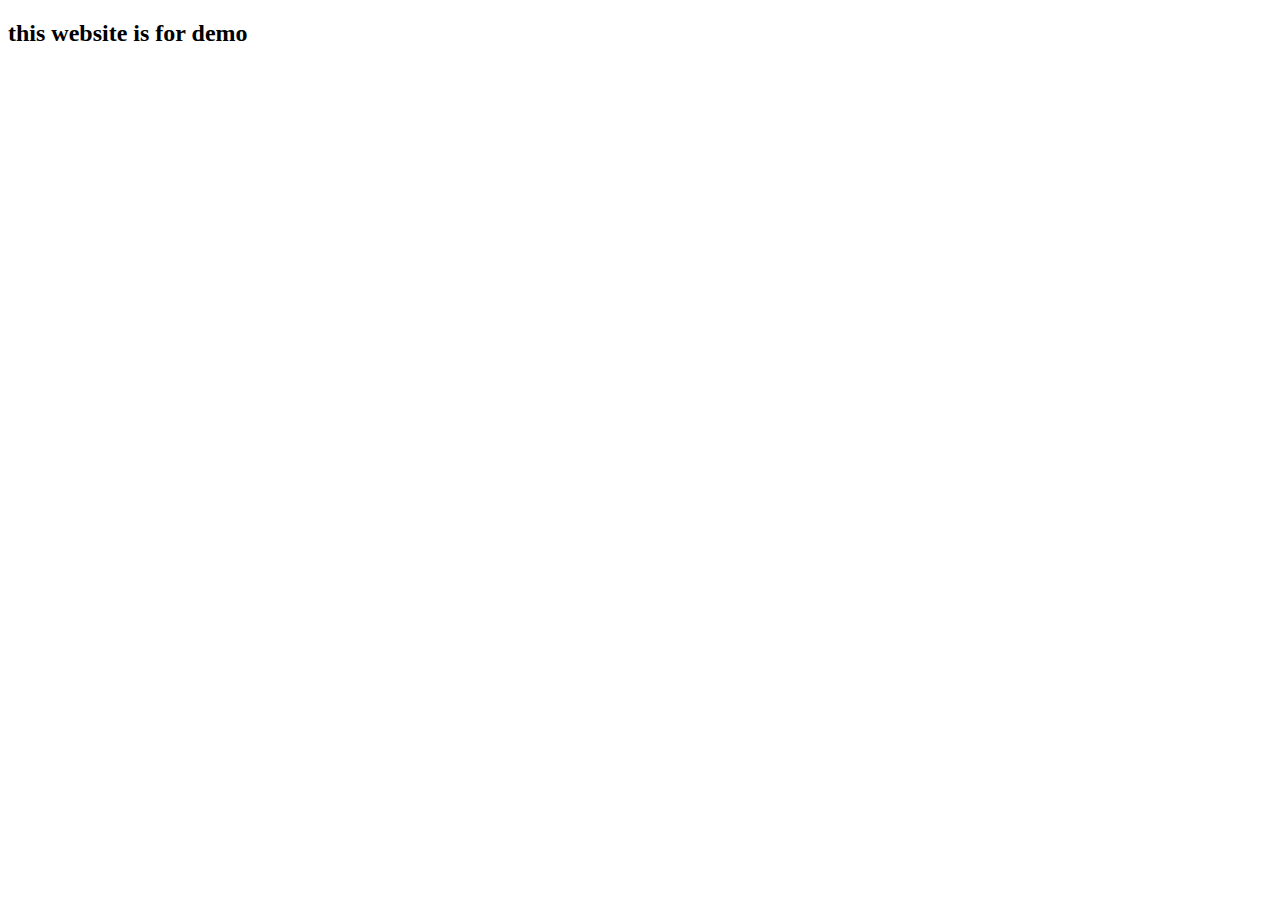
<file: index.html>
<!DOCTYPE html>
<html lang="en">
<head>
  <meta charset="UTF-8">
  <meta http-equiv="X-UA-Compatible" content="IE=edge">
  <meta name="viewport" content="width=device-width, initial-scale=1.0">
  <title>website for demo</title>
</head>
<body>
  <h2>  this website is for demo </h2>
</body>
</html>
</file>
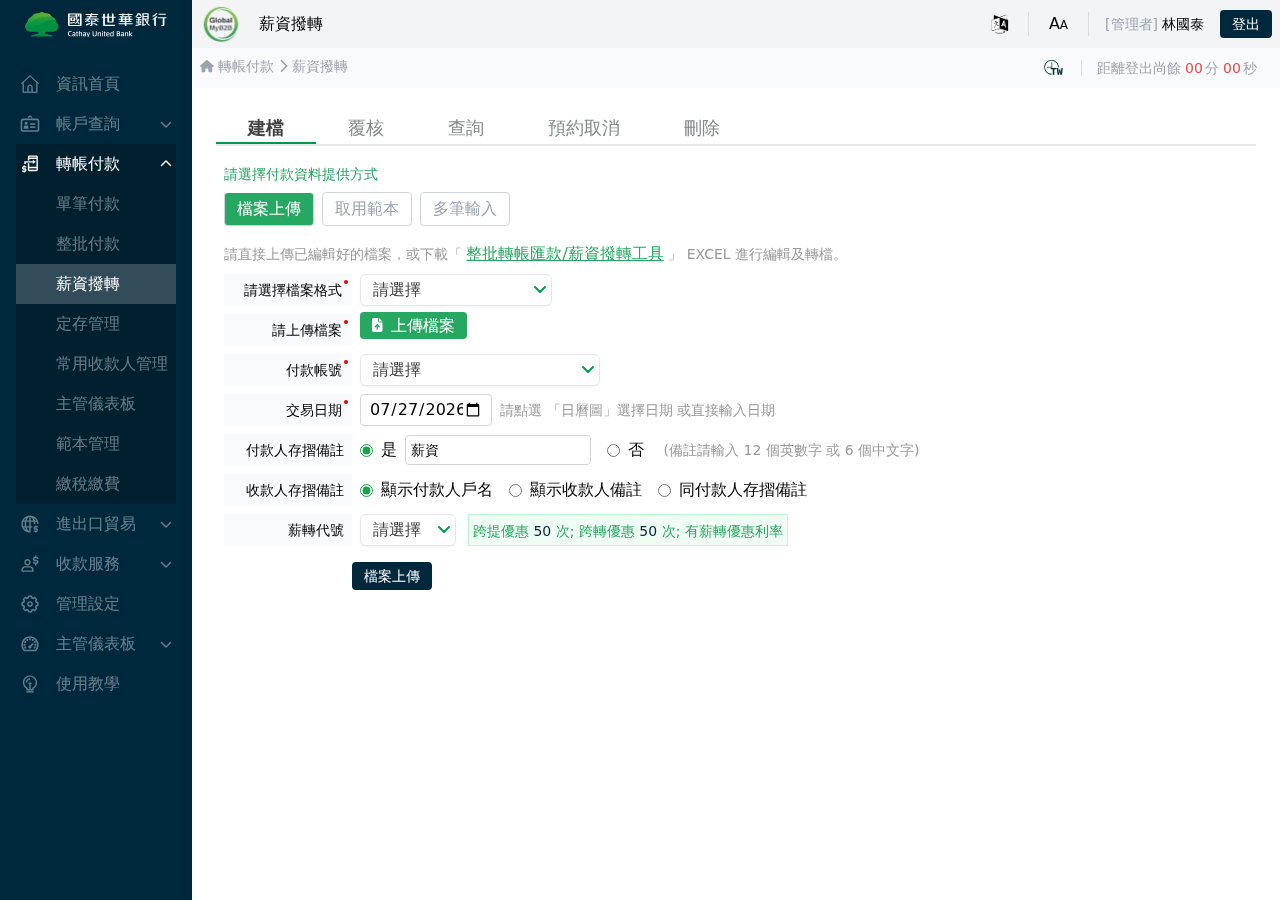
<file: geb/index.html>
<!DOCTYPE html><html lang="en"><head>
  <meta charset="utf-8">
  <title>GEB-WITS DEMO</title>
  <base href="/geb/">
  <meta name="viewport" content="width=device-width, initial-scale=1">
  <link rel="icon" type="image/x-icon" href="favicon.ico">
  <script src="./assets/js/env.js"></script>
<style>*,:before,:after{box-sizing:border-box;border-width:0;border-style:solid;border-color:#e5e7eb}:before,:after{--tw-content:""}html{line-height:1.5;-webkit-text-size-adjust:100%;tab-size:4;font-family:ui-sans-serif,system-ui,-apple-system,BlinkMacSystemFont,Segoe UI,Roboto,Helvetica Neue,Arial,Noto Sans,sans-serif,"Apple Color Emoji","Segoe UI Emoji",Segoe UI Symbol,"Noto Color Emoji";font-feature-settings:normal}body{margin:0;line-height:inherit}*{scrollbar-color:initial;scrollbar-width:initial}*,:before,:after{--tw-border-spacing-x:0;--tw-border-spacing-y:0;--tw-translate-x:0;--tw-translate-y:0;--tw-rotate:0;--tw-skew-x:0;--tw-skew-y:0;--tw-scale-x:1;--tw-scale-y:1;--tw-pan-x: ;--tw-pan-y: ;--tw-pinch-zoom: ;--tw-scroll-snap-strictness:proximity;--tw-ordinal: ;--tw-slashed-zero: ;--tw-numeric-figure: ;--tw-numeric-spacing: ;--tw-numeric-fraction: ;--tw-ring-inset: ;--tw-ring-offset-width:0px;--tw-ring-offset-color:#fff;--tw-ring-color:rgb(59 130 246 / .5);--tw-ring-offset-shadow:0 0 #0000;--tw-ring-shadow:0 0 #0000;--tw-shadow:0 0 #0000;--tw-shadow-colored:0 0 #0000;--tw-blur: ;--tw-brightness: ;--tw-contrast: ;--tw-grayscale: ;--tw-hue-rotate: ;--tw-invert: ;--tw-saturate: ;--tw-sepia: ;--tw-drop-shadow: ;--tw-backdrop-blur: ;--tw-backdrop-brightness: ;--tw-backdrop-contrast: ;--tw-backdrop-grayscale: ;--tw-backdrop-hue-rotate: ;--tw-backdrop-invert: ;--tw-backdrop-opacity: ;--tw-backdrop-saturate: ;--tw-backdrop-sepia: }body{background-color:#fafafa}</style><link rel="stylesheet" href="styles.b348dc09437f8fa3.css" media="print" onload="this.media='all'"><noscript><link rel="stylesheet" href="styles.b348dc09437f8fa3.css"></noscript></head>

<body>
  <geb-ng-root></geb-ng-root>
<script src="runtime.533cc0dd43c73da4.js" type="module"></script><script src="polyfills.263b5ac872bfea47.js" type="module"></script><script src="main.a0ceb0721f054fcc.js" type="module"></script>


</body></html>
</file>
<file: geb/styles.b348dc09437f8fa3.css>
*,:before,:after{box-sizing:border-box;border-width:0;border-style:solid;border-color:#e5e7eb}:before,:after{--tw-content: ""}html{line-height:1.5;-webkit-text-size-adjust:100%;tab-size:4;font-family:ui-sans-serif,system-ui,-apple-system,BlinkMacSystemFont,Segoe UI,Roboto,Helvetica Neue,Arial,Noto Sans,sans-serif,"Apple Color Emoji","Segoe UI Emoji",Segoe UI Symbol,"Noto Color Emoji";font-feature-settings:normal}body{margin:0;line-height:inherit}hr{height:0;color:inherit;border-top-width:1px}abbr:where([title]){-webkit-text-decoration:underline dotted;text-decoration:underline dotted}h1,h2,h3,h4,h5,h6{font-size:inherit;font-weight:inherit}a{color:inherit;text-decoration:inherit}b,strong{font-weight:bolder}code,kbd,samp,pre{font-family:ui-monospace,SFMono-Regular,Menlo,Monaco,Consolas,Liberation Mono,Courier New,monospace;font-size:1em}small{font-size:80%}sub,sup{font-size:75%;line-height:0;position:relative;vertical-align:baseline}sub{bottom:-.25em}sup{top:-.5em}table{text-indent:0;border-color:inherit;border-collapse:collapse}button,input,optgroup,select,textarea{font-family:inherit;font-size:100%;font-weight:inherit;line-height:inherit;color:inherit;margin:0;padding:0}button,select{text-transform:none}button,[type=button],[type=reset],[type=submit]{-webkit-appearance:button;background-color:transparent;background-image:none}:-moz-focusring{outline:auto}:-moz-ui-invalid{box-shadow:none}progress{vertical-align:baseline}::-webkit-inner-spin-button,::-webkit-outer-spin-button{height:auto}[type=search]{-webkit-appearance:textfield;outline-offset:-2px}::-webkit-search-decoration{-webkit-appearance:none}::-webkit-file-upload-button{-webkit-appearance:button;font:inherit}summary{display:list-item}blockquote,dl,dd,h1,h2,h3,h4,h5,h6,hr,figure,p,pre{margin:0}fieldset{margin:0;padding:0}legend{padding:0}ol,ul,menu{list-style:none;margin:0;padding:0}textarea{resize:vertical}input::placeholder,textarea::placeholder{opacity:1;color:#9ca3af}button,[role=button]{cursor:pointer}:disabled{cursor:default}img,svg,video,canvas,audio,iframe,embed,object{display:block;vertical-align:middle}img,video{max-width:100%;height:auto}[hidden]{display:none}*{scrollbar-color:initial;scrollbar-width:initial}*,:before,:after{--tw-border-spacing-x: 0;--tw-border-spacing-y: 0;--tw-translate-x: 0;--tw-translate-y: 0;--tw-rotate: 0;--tw-skew-x: 0;--tw-skew-y: 0;--tw-scale-x: 1;--tw-scale-y: 1;--tw-pan-x: ;--tw-pan-y: ;--tw-pinch-zoom: ;--tw-scroll-snap-strictness: proximity;--tw-ordinal: ;--tw-slashed-zero: ;--tw-numeric-figure: ;--tw-numeric-spacing: ;--tw-numeric-fraction: ;--tw-ring-inset: ;--tw-ring-offset-width: 0px;--tw-ring-offset-color: #fff;--tw-ring-color: rgb(59 130 246 / .5);--tw-ring-offset-shadow: 0 0 #0000;--tw-ring-shadow: 0 0 #0000;--tw-shadow: 0 0 #0000;--tw-shadow-colored: 0 0 #0000;--tw-blur: ;--tw-brightness: ;--tw-contrast: ;--tw-grayscale: ;--tw-hue-rotate: ;--tw-invert: ;--tw-saturate: ;--tw-sepia: ;--tw-drop-shadow: ;--tw-backdrop-blur: ;--tw-backdrop-brightness: ;--tw-backdrop-contrast: ;--tw-backdrop-grayscale: ;--tw-backdrop-hue-rotate: ;--tw-backdrop-invert: ;--tw-backdrop-opacity: ;--tw-backdrop-saturate: ;--tw-backdrop-sepia: }::-webkit-backdrop{--tw-border-spacing-x: 0;--tw-border-spacing-y: 0;--tw-translate-x: 0;--tw-translate-y: 0;--tw-rotate: 0;--tw-skew-x: 0;--tw-skew-y: 0;--tw-scale-x: 1;--tw-scale-y: 1;--tw-pan-x: ;--tw-pan-y: ;--tw-pinch-zoom: ;--tw-scroll-snap-strictness: proximity;--tw-ordinal: ;--tw-slashed-zero: ;--tw-numeric-figure: ;--tw-numeric-spacing: ;--tw-numeric-fraction: ;--tw-ring-inset: ;--tw-ring-offset-width: 0px;--tw-ring-offset-color: #fff;--tw-ring-color: rgb(59 130 246 / .5);--tw-ring-offset-shadow: 0 0 #0000;--tw-ring-shadow: 0 0 #0000;--tw-shadow: 0 0 #0000;--tw-shadow-colored: 0 0 #0000;--tw-blur: ;--tw-brightness: ;--tw-contrast: ;--tw-grayscale: ;--tw-hue-rotate: ;--tw-invert: ;--tw-saturate: ;--tw-sepia: ;--tw-drop-shadow: ;--tw-backdrop-blur: ;--tw-backdrop-brightness: ;--tw-backdrop-contrast: ;--tw-backdrop-grayscale: ;--tw-backdrop-hue-rotate: ;--tw-backdrop-invert: ;--tw-backdrop-opacity: ;--tw-backdrop-saturate: ;--tw-backdrop-sepia: }::backdrop{--tw-border-spacing-x: 0;--tw-border-spacing-y: 0;--tw-translate-x: 0;--tw-translate-y: 0;--tw-rotate: 0;--tw-skew-x: 0;--tw-skew-y: 0;--tw-scale-x: 1;--tw-scale-y: 1;--tw-pan-x: ;--tw-pan-y: ;--tw-pinch-zoom: ;--tw-scroll-snap-strictness: proximity;--tw-ordinal: ;--tw-slashed-zero: ;--tw-numeric-figure: ;--tw-numeric-spacing: ;--tw-numeric-fraction: ;--tw-ring-inset: ;--tw-ring-offset-width: 0px;--tw-ring-offset-color: #fff;--tw-ring-color: rgb(59 130 246 / .5);--tw-ring-offset-shadow: 0 0 #0000;--tw-ring-shadow: 0 0 #0000;--tw-shadow: 0 0 #0000;--tw-shadow-colored: 0 0 #0000;--tw-blur: ;--tw-brightness: ;--tw-contrast: ;--tw-grayscale: ;--tw-hue-rotate: ;--tw-invert: ;--tw-saturate: ;--tw-sepia: ;--tw-drop-shadow: ;--tw-backdrop-blur: ;--tw-backdrop-brightness: ;--tw-backdrop-contrast: ;--tw-backdrop-grayscale: ;--tw-backdrop-hue-rotate: ;--tw-backdrop-invert: ;--tw-backdrop-opacity: ;--tw-backdrop-saturate: ;--tw-backdrop-sepia: }.container{width:100%}@media (min-width: 1024px){.container{max-width:1024px}}@media (min-width: 1520px){.container{max-width:1520px}}.pointer-events-none{pointer-events:none}.static{position:static}.fixed{position:fixed}.absolute{position:absolute}.relative{position:relative}.-bottom-4{bottom:-1rem}.right-0{right:0}.top-12{top:3rem}.right-16{right:4rem}.top-1{top:.25rem}.right-8{right:2rem}.top-0{top:0}.left-0{left:0}.z-50{z-index:50}.z-0{z-index:0}.-z-10{z-index:-10}.z-20{z-index:20}.z-10{z-index:10}.m-0{margin:0}.m-1{margin:.25rem}.m-2{margin:.5rem}.-m-48{margin:-12rem}.mx-1{margin-left:.25rem;margin-right:.25rem}.mx-2{margin-left:.5rem;margin-right:.5rem}.my-1{margin-top:.25rem;margin-bottom:.25rem}.my-2{margin-top:.5rem;margin-bottom:.5rem}.mx-0{margin-left:0;margin-right:0}.mr-3{margin-right:.75rem}.mr-0{margin-right:0}.mt-0{margin-top:0}.-mt-1{margin-top:-.25rem}.-ml-2{margin-left:-.5rem}.mr-2{margin-right:.5rem}.mb-2{margin-bottom:.5rem}.ml-2{margin-left:.5rem}.mt-4{margin-top:1rem}.mt-3{margin-top:.75rem}.mr-1{margin-right:.25rem}.ml-0{margin-left:0}.ml-6{margin-left:1.5rem}.ml-1{margin-left:.25rem}.mr-4{margin-right:1rem}.ml-4{margin-left:1rem}.ml-8{margin-left:2rem}.mb-8{margin-bottom:2rem}.mb-1{margin-bottom:.25rem}.mt-1{margin-top:.25rem}.mr-8{margin-right:2rem}.mt-2{margin-top:.5rem}.box-border{box-sizing:border-box}.block{display:block}.inline-block{display:inline-block}.flex{display:flex}.table{display:table}.grid{display:grid}.hidden{display:none}.h-8{height:2rem}.h-screen{height:100vh}.h-4\/5{height:80%}.h-auto{height:auto}.h-0{height:0px}.h-full{height:100%}.h-20{height:5rem}.h-12{height:3rem}.h-10{height:2.5rem}.h-16{height:4rem}.h-4{height:1rem}.h-5\/6{height:83.333333%}.h-9{height:2.25rem}.h-64{height:16rem}.h-11{height:2.75rem}.h-6{height:1.5rem}.min-h-full{min-height:100%}.min-h-\[2\.25rem\]{min-height:2.25rem}.w-auto{width:auto}.w-48{width:12rem}.w-full{width:100%}.w-32{width:8rem}.w-2{width:.5rem}.w-72{width:18rem}.w-4{width:1rem}.w-36{width:9rem}.w-60{width:15rem}.w-24{width:6rem}.w-16{width:4rem}.w-12{width:3rem}.w-1\/2{width:50%}.w-9\/12{width:75%}.w-8{width:2rem}.w-6{width:1.5rem}.w-0{width:0px}.w-8\/12{width:66.666667%}.w-80{width:20rem}.flex-1{flex:1 1 0%}.flex-none{flex:none}.flex-auto{flex:1 1 auto}.grow{flex-grow:1}.table-fixed{table-layout:fixed}.rotate-180{--tw-rotate: 180deg;transform:translate(var(--tw-translate-x),var(--tw-translate-y)) rotate(var(--tw-rotate)) skew(var(--tw-skew-x)) skewY(var(--tw-skew-y)) scaleX(var(--tw-scale-x)) scaleY(var(--tw-scale-y))}.transform{transform:translate(var(--tw-translate-x),var(--tw-translate-y)) rotate(var(--tw-rotate)) skew(var(--tw-skew-x)) skewY(var(--tw-skew-y)) scaleX(var(--tw-scale-x)) scaleY(var(--tw-scale-y))}@keyframes spin{to{transform:rotate(360deg)}}.animate-spin{animation:spin 1s linear infinite}.cursor-pointer{cursor:pointer}.cursor-default{cursor:default}.select-none{-webkit-user-select:none;user-select:none}.grid-cols-3{grid-template-columns:repeat(3,minmax(0,1fr))}.flex-row{flex-direction:row}.flex-col{flex-direction:column}.flex-wrap{flex-wrap:wrap}.items-start{align-items:flex-start}.items-end{align-items:flex-end}.items-center{align-items:center}.items-stretch{align-items:stretch}.justify-start{justify-content:flex-start}.justify-end{justify-content:flex-end}.justify-center{justify-content:center}.justify-between{justify-content:space-between}.gap-4{gap:1rem}.space-x-2>:not([hidden])~:not([hidden]){--tw-space-x-reverse: 0;margin-right:calc(.5rem * var(--tw-space-x-reverse));margin-left:calc(.5rem * calc(1 - var(--tw-space-x-reverse)))}.self-center{align-self:center}.overflow-auto{overflow:auto}.overflow-hidden{overflow:hidden}.overflow-x-auto{overflow-x:auto}.overflow-y-auto{overflow-y:auto}.overflow-x-hidden{overflow-x:hidden}.overflow-y-scroll{overflow-y:scroll}.truncate{overflow:hidden;text-overflow:ellipsis;white-space:nowrap}.whitespace-nowrap{white-space:nowrap}.rounded{border-radius:.25rem}.rounded-md{border-radius:.375rem}.rounded-lg{border-radius:.5rem}.rounded-xl{border-radius:.75rem}.rounded-full{border-radius:9999px}.border{border-width:1px}.border-y-8{border-top-width:8px;border-bottom-width:8px}.border-t-0{border-top-width:0px}.border-l-0{border-left-width:0px}.border-r-0{border-right-width:0px}.border-b-2{border-bottom-width:2px}.border-r-2{border-right-width:2px}.border-r-8{border-right-width:8px}.border-solid{border-style:solid}.border-none{border-style:none}.border-cathybk-geb-primary{--tw-border-opacity: 1;border-color:rgb(0 40 61 / var(--tw-border-opacity))}.border-gray-400{--tw-border-opacity: 1;border-color:rgb(156 163 175 / var(--tw-border-opacity))}.border-cathybk-gray-tab{--tw-border-opacity: 1;border-color:rgb(131 139 139 / var(--tw-border-opacity))}.border-gray-200{--tw-border-opacity: 1;border-color:rgb(229 231 235 / var(--tw-border-opacity))}.border-gray-300{--tw-border-opacity: 1;border-color:rgb(209 213 219 / var(--tw-border-opacity))}.border-cathybk-gray-200{--tw-border-opacity: 1;border-color:rgb(226 232 240 / var(--tw-border-opacity))}.border-cathybk-primary{--tw-border-opacity: 1;border-color:rgb(0 153 78 / var(--tw-border-opacity))}.border-gray-500{--tw-border-opacity: 1;border-color:rgb(107 114 128 / var(--tw-border-opacity))}.border-y-transparent{border-top-color:transparent;border-bottom-color:transparent}.border-r-white{--tw-border-opacity: 1;border-right-color:rgb(255 255 255 / var(--tw-border-opacity))}.bg-cathybk-geb-primary{--tw-bg-opacity: 1;background-color:rgb(0 40 61 / var(--tw-bg-opacity))}.bg-white{--tw-bg-opacity: 1;background-color:rgb(255 255 255 / var(--tw-bg-opacity))}.bg-gray-100{--tw-bg-opacity: 1;background-color:rgb(243 244 246 / var(--tw-bg-opacity))}.bg-gray-50{--tw-bg-opacity: 1;background-color:rgb(249 250 251 / var(--tw-bg-opacity))}.bg-cathybk-geb-secondary{--tw-bg-opacity: 1;background-color:rgb(38 168 98 / var(--tw-bg-opacity))}.bg-yellow-50{--tw-bg-opacity: 1;background-color:rgb(254 252 232 / var(--tw-bg-opacity))}.bg-gray-200{--tw-bg-opacity: 1;background-color:rgb(229 231 235 / var(--tw-bg-opacity))}.bg-gray-900{--tw-bg-opacity: 1;background-color:rgb(17 24 39 / var(--tw-bg-opacity))}.bg-cathybk-table-row{--tw-bg-opacity: 1;background-color:rgb(235 247 233 / var(--tw-bg-opacity))}.bg-cathybk-gray{--tw-bg-opacity: 1;background-color:rgb(247 247 247 / var(--tw-bg-opacity))}.bg-cathybk-table-footer{--tw-bg-opacity: 1;background-color:rgb(226 240 217 / var(--tw-bg-opacity))}.bg-cathybk-link-active{--tw-bg-opacity: 1;background-color:rgb(30 93 55 / var(--tw-bg-opacity))}.bg-cathybk-link-hover{--tw-bg-opacity: 1;background-color:rgb(27 189 92 / var(--tw-bg-opacity))}.bg-cathybk-green{--tw-bg-opacity: 1;background-color:rgb(0 144 67 / var(--tw-bg-opacity))}.bg-cathybk-green-dark{--tw-bg-opacity: 1;background-color:rgb(18 71 52 / var(--tw-bg-opacity))}.bg-black{--tw-bg-opacity: 1;background-color:rgb(0 0 0 / var(--tw-bg-opacity))}.bg-red-100{--tw-bg-opacity: 1;background-color:rgb(254 226 226 / var(--tw-bg-opacity))}.bg-cathybk-green-100{--tw-bg-opacity: 1;background-color:rgb(232 245 233 / var(--tw-bg-opacity))}.bg-opacity-20{--tw-bg-opacity: .2}.bg-opacity-75{--tw-bg-opacity: .75}.bg-gradient-to-b{background-image:linear-gradient(to bottom,var(--tw-gradient-stops))}.bg-gradient-to-r{background-image:linear-gradient(to right,var(--tw-gradient-stops))}.from-cathybk-green{--tw-gradient-from: #009043;--tw-gradient-to: rgb(0 144 67 / 0);--tw-gradient-stops: var(--tw-gradient-from), var(--tw-gradient-to)}.from-cathybk-green-light{--tw-gradient-from: #6fba2c;--tw-gradient-to: rgb(111 186 44 / 0);--tw-gradient-stops: var(--tw-gradient-from), var(--tw-gradient-to)}.to-cathybk-green-light{--tw-gradient-to: #6fba2c}.to-cathybk-green{--tw-gradient-to: #009043}.bg-no-repeat{background-repeat:no-repeat}.fill-current{fill:currentColor}.p-2{padding:.5rem}.p-0{padding:0}.p-4{padding:1rem}.p-8{padding:2rem}.p-1{padding:.25rem}.px-2{padding-left:.5rem;padding-right:.5rem}.py-2{padding-top:.5rem;padding-bottom:.5rem}.px-3{padding-left:.75rem;padding-right:.75rem}.py-3{padding-top:.75rem;padding-bottom:.75rem}.py-1{padding-top:.25rem;padding-bottom:.25rem}.py-0{padding-top:0;padding-bottom:0}.px-1{padding-left:.25rem;padding-right:.25rem}.px-0{padding-left:0;padding-right:0}.px-8{padding-left:2rem;padding-right:2rem}.py-4{padding-top:1rem;padding-bottom:1rem}.px-4{padding-left:1rem;padding-right:1rem}.pr-4{padding-right:1rem}.pl-0{padding-left:0}.pb-4{padding-bottom:1rem}.pb-3{padding-bottom:.75rem}.pb-6{padding-bottom:1.5rem}.pl-3{padding-left:.75rem}.pr-2{padding-right:.5rem}.pl-2{padding-left:.5rem}.pl-1{padding-left:.25rem}.pl-10{padding-left:2.5rem}.pl-8{padding-left:2rem}.text-left{text-align:left}.text-center{text-align:center}.text-sm{font-size:.875rem;line-height:1.25rem}.text-lg{font-size:1.125rem;line-height:1.75rem}.text-xs{font-size:.75rem;line-height:1rem}.text-base{font-size:1rem;line-height:1.5rem}.text-xl{font-size:1.25rem;line-height:1.75rem}.text-2xl{font-size:1.5rem;line-height:2rem}.font-normal{font-weight:400}.font-semibold{font-weight:600}.font-bold{font-weight:700}.font-medium{font-weight:500}.font-extrabold{font-weight:800}.font-thin{font-weight:100}.tabular-nums{--tw-numeric-spacing: tabular-nums;font-feature-settings:var(--tw-ordinal) var(--tw-slashed-zero) var(--tw-numeric-figure) var(--tw-numeric-spacing) var(--tw-numeric-fraction);font-variant-numeric:var(--tw-ordinal) var(--tw-slashed-zero) var(--tw-numeric-figure) var(--tw-numeric-spacing) var(--tw-numeric-fraction)}.leading-8{line-height:2rem}.leading-9{line-height:2.25rem}.leading-loose{line-height:2}.leading-10{line-height:2.5rem}.text-white{--tw-text-opacity: 1;color:rgb(255 255 255 / var(--tw-text-opacity))}.text-cathybk-geb-grayColor{--tw-text-opacity: 1;color:rgb(153 153 153 / var(--tw-text-opacity))}.text-cathybk-geb-secondary{--tw-text-opacity: 1;color:rgb(38 168 98 / var(--tw-text-opacity))}.text-cathybk-geb-warning{--tw-text-opacity: 1;color:rgb(232 124 7 / var(--tw-text-opacity))}.text-cathybk-geb-delete{--tw-text-opacity: 1;color:rgb(136 136 136 / var(--tw-text-opacity))}.text-gray-600{--tw-text-opacity: 1;color:rgb(75 85 99 / var(--tw-text-opacity))}.text-cathybk-geb-primary{--tw-text-opacity: 1;color:rgb(0 40 61 / var(--tw-text-opacity))}.text-cathybk-primary{--tw-text-opacity: 1;color:rgb(0 153 78 / var(--tw-text-opacity))}.text-cathybk-link{--tw-text-opacity: 1;color:rgb(12 79 141 / var(--tw-text-opacity))}.text-cathybk-black{--tw-text-opacity: 1;color:rgb(64 64 64 / var(--tw-text-opacity))}.text-black{--tw-text-opacity: 1;color:rgb(0 0 0 / var(--tw-text-opacity))}.text-cathybk-gray-tab{--tw-text-opacity: 1;color:rgb(131 139 139 / var(--tw-text-opacity))}.text-cathybk-green{--tw-text-opacity: 1;color:rgb(0 144 67 / var(--tw-text-opacity))}.text-cathybk-gray-result{--tw-text-opacity: 1;color:rgb(108 108 108 / var(--tw-text-opacity))}.text-gray-400{--tw-text-opacity: 1;color:rgb(156 163 175 / var(--tw-text-opacity))}.text-gray-900{--tw-text-opacity: 1;color:rgb(17 24 39 / var(--tw-text-opacity))}.text-red-500{--tw-text-opacity: 1;color:rgb(239 68 68 / var(--tw-text-opacity))}.text-opacity-80{--tw-text-opacity: .8}.text-opacity-100{--tw-text-opacity: 1}.underline{text-decoration-line:underline}.accent-green-600{accent-color:#16a34a}.opacity-90{opacity:.9}.opacity-25{opacity:.25}.opacity-50{opacity:.5}.opacity-100{opacity:1}.opacity-40{opacity:.4}.opacity-75{opacity:.75}.mix-blend-multiply{mix-blend-mode:multiply}.shadow{--tw-shadow: 0 1px 3px 0 rgb(0 0 0 / .1), 0 1px 2px -1px rgb(0 0 0 / .1);--tw-shadow-colored: 0 1px 3px 0 var(--tw-shadow-color), 0 1px 2px -1px var(--tw-shadow-color);box-shadow:var(--tw-ring-offset-shadow, 0 0 #0000),var(--tw-ring-shadow, 0 0 #0000),var(--tw-shadow)}.shadow-sm{--tw-shadow: 0 1px 2px 0 rgb(0 0 0 / .05);--tw-shadow-colored: 0 1px 2px 0 var(--tw-shadow-color);box-shadow:var(--tw-ring-offset-shadow, 0 0 #0000),var(--tw-ring-shadow, 0 0 #0000),var(--tw-shadow)}.shadow-lg{--tw-shadow: 0 10px 15px -3px rgb(0 0 0 / .1), 0 4px 6px -4px rgb(0 0 0 / .1);--tw-shadow-colored: 0 10px 15px -3px var(--tw-shadow-color), 0 4px 6px -4px var(--tw-shadow-color);box-shadow:var(--tw-ring-offset-shadow, 0 0 #0000),var(--tw-ring-shadow, 0 0 #0000),var(--tw-shadow)}.outline-none{outline:2px solid transparent;outline-offset:2px}.blur{--tw-blur: blur(8px);filter:var(--tw-blur) var(--tw-brightness) var(--tw-contrast) var(--tw-grayscale) var(--tw-hue-rotate) var(--tw-invert) var(--tw-saturate) var(--tw-sepia) var(--tw-drop-shadow)}.filter{filter:var(--tw-blur) var(--tw-brightness) var(--tw-contrast) var(--tw-grayscale) var(--tw-hue-rotate) var(--tw-invert) var(--tw-saturate) var(--tw-sepia) var(--tw-drop-shadow)}.transition-all{transition-property:all;transition-timing-function:cubic-bezier(.4,0,.2,1);transition-duration:.15s}.transition{transition-property:color,background-color,border-color,text-decoration-color,fill,stroke,opacity,box-shadow,transform,filter,-webkit-backdrop-filter;transition-property:color,background-color,border-color,text-decoration-color,fill,stroke,opacity,box-shadow,transform,filter,backdrop-filter;transition-property:color,background-color,border-color,text-decoration-color,fill,stroke,opacity,box-shadow,transform,filter,backdrop-filter,-webkit-backdrop-filter;transition-timing-function:cubic-bezier(.4,0,.2,1);transition-duration:.15s}.transition-transform{transition-property:transform;transition-timing-function:cubic-bezier(.4,0,.2,1);transition-duration:.15s}.duration-300{transition-duration:.3s}.duration-200{transition-duration:.2s}.ease-in-out{transition-timing-function:cubic-bezier(.4,0,.2,1)}.scrollbar{--scrollbar-track: initial;--scrollbar-thumb: initial;scrollbar-color:var(--scrollbar-thumb) var(--scrollbar-track);overflow:overlay}.scrollbar.overflow-x-hidden{overflow-x:hidden}.scrollbar.overflow-y-hidden{overflow-y:hidden}.scrollbar::-webkit-scrollbar-track{background-color:var(--scrollbar-track)}.scrollbar::-webkit-scrollbar-thumb{background-color:var(--scrollbar-thumb)}.scrollbar{scrollbar-width:auto}.scrollbar::-webkit-scrollbar{width:16px;height:16px}.scrollbar-thin{--scrollbar-track: initial;--scrollbar-thumb: initial;scrollbar-color:var(--scrollbar-thumb) var(--scrollbar-track);overflow:overlay}.scrollbar-thin.overflow-x-hidden{overflow-x:hidden}.scrollbar-thin.overflow-y-hidden{overflow-y:hidden}.scrollbar-thin::-webkit-scrollbar-track{background-color:var(--scrollbar-track)}.scrollbar-thin::-webkit-scrollbar-thumb{background-color:var(--scrollbar-thumb)}.scrollbar-thin{scrollbar-width:thin}.scrollbar-thin::-webkit-scrollbar{width:8px;height:8px}.scrollbar-thumb-rounded-full::-webkit-scrollbar-thumb{border-radius:9999px}.scrollbar-track-rounded-full::-webkit-scrollbar-track{border-radius:9999px}.scrollbar-thumb-cathybk-scroll{--scrollbar-thumb: rgb(158, 201, 169) !important}.scrollbar-track-cathybk-scroll-light{--scrollbar-track: rgb(238, 238, 238) !important}[tooltip]{display:inline-block}.ng-tooltip{position:absolute;max-width:150px;font-size:14px;text-align:center;color:#00283d;padding:3px 8px;background:#fff;border:1px solid #00283d;border-radius:4px;z-index:1000;opacity:0}.ng-tooltip:after{content:"";position:absolute;border-style:solid}.ng-tooltip-top:after{top:100%;left:50%;margin-left:-5px;border-width:5px;border-color:#00283d transparent transparent transparent}.ng-tooltip-bottom:after{bottom:100%;left:50%;margin-left:-5px;border-width:5px;border-color:transparent transparent #00283d transparent}.ng-tooltip-left:after{top:50%;left:100%;margin-top:-5px;border-width:5px;border-color:transparent transparent transparent #00283d}.ng-tooltip-right:after{top:50%;right:100%;margin-top:-5px;border-width:5px;border-color:transparent #00283d transparent transparent}.ng-tooltip-show{opacity:1}input{padding:.25rem .3rem;margin:0;background-color:#fff}input:focus{outline:none}body,main{background-color:#fafafa}body.deepGreen .bg-cathybk-geb-primary{background-color:#124734!important}a{display:inline-block;cursor:pointer;font-size:1rem;line-height:1.5rem;--tw-text-opacity: 1;color:rgb(38 168 98 / var(--tw-text-opacity));text-decoration-line:underline}.req{display:inline-block;position:relative;width:0px;height:auto;margin-left:-2px}.req:before{content:"";display:inline-block;width:4px;height:4px;top:-15px;position:absolute;right:-4px;text-align:center;border-radius:50%;--tw-bg-opacity: 1;background-color:rgb(224 11 0 / var(--tw-bg-opacity));--tw-shadow: 0 1px 3px 0 rgb(0 0 0 / .1), 0 1px 2px -1px rgb(0 0 0 / .1);--tw-shadow-colored: 0 1px 3px 0 var(--tw-shadow-color), 0 1px 2px -1px var(--tw-shadow-color);box-shadow:var(--tw-ring-offset-shadow, 0 0 #0000),var(--tw-ring-shadow, 0 0 #0000),var(--tw-shadow)}form .title{margin-right:.5rem;height:2rem;width:8rem;--tw-bg-opacity: 1;background-color:rgb(249 250 251 / var(--tw-bg-opacity));padding-right:.5rem;text-align:right;font-size:.875rem;line-height:2rem}form .formRow{margin-top:.5rem;margin-bottom:.5rem;display:flex;width:100%;align-items:flex-start;padding-bottom:0}form .formNote{margin-left:.25rem;height:2rem;font-size:.875rem;line-height:2rem;--tw-text-opacity: 1;color:rgb(153 153 153 / var(--tw-text-opacity))}form .formInfo{margin-left:.25rem;display:inline-block;height:2rem;border-width:1px;--tw-border-opacity: 1;border-color:rgb(187 247 208 / var(--tw-border-opacity));--tw-bg-opacity: 1;background-color:rgb(240 253 244 / var(--tw-bg-opacity));font-size:.875rem;line-height:2rem;--tw-text-opacity: 1;color:rgb(38 168 98 / var(--tw-text-opacity))}.divider{width:1px;background-color:#444;display:inline-block}.divider.light{background-color:#ddd}input[type=date]{width:132px}.hover\:bg-gray-200:hover{--tw-bg-opacity: 1;background-color:rgb(229 231 235 / var(--tw-bg-opacity))}.hover\:bg-cathybk-table-row:hover{--tw-bg-opacity: 1;background-color:rgb(235 247 233 / var(--tw-bg-opacity))}.hover\:bg-cathybk-link-hover:hover{--tw-bg-opacity: 1;background-color:rgb(27 189 92 / var(--tw-bg-opacity))}.hover\:bg-gray-100:hover{--tw-bg-opacity: 1;background-color:rgb(243 244 246 / var(--tw-bg-opacity))}.hover\:bg-gray-300:hover{--tw-bg-opacity: 1;background-color:rgb(209 213 219 / var(--tw-bg-opacity))}.hover\:bg-green-100:hover{--tw-bg-opacity: 1;background-color:rgb(220 252 231 / var(--tw-bg-opacity))}.hover\:bg-cathybk-scroll-light:hover{--tw-bg-opacity: 1;background-color:rgb(238 238 238 / var(--tw-bg-opacity))}.hover\:text-cathybk-geb-secondary:hover{--tw-text-opacity: 1;color:rgb(38 168 98 / var(--tw-text-opacity))}.hover\:text-cathybk-link-hover:hover{--tw-text-opacity: 1;color:rgb(27 189 92 / var(--tw-text-opacity))}.hover\:text-gray-900:hover{--tw-text-opacity: 1;color:rgb(17 24 39 / var(--tw-text-opacity))}.hover\:text-cathybk-primary:hover{--tw-text-opacity: 1;color:rgb(0 153 78 / var(--tw-text-opacity))}.hover\:text-cathybk-green-dark:hover{--tw-text-opacity: 1;color:rgb(18 71 52 / var(--tw-text-opacity))}.hover\:text-opacity-100:hover{--tw-text-opacity: 1}.hover\:opacity-100:hover{opacity:1}.focus\:outline-none:focus{outline:2px solid transparent;outline-offset:2px}@media (max-width: 1023px){.sm\:hidden{display:none}}@media (min-width: 1024px) and (max-width: 1519px){.md\:hidden{display:none}}.swal2-popup.swal2-toast{box-sizing:border-box;grid-column:1/4!important;grid-row:1/4!important;grid-template-columns:min-content auto min-content;padding:1em;overflow-y:hidden;background:#fff;box-shadow:0 0 1px #00000013,0 1px 2px #00000013,1px 2px 4px #00000013,1px 3px 8px #00000013,2px 4px 16px #00000013;pointer-events:all}.swal2-popup.swal2-toast>*{grid-column:2}.swal2-popup.swal2-toast .swal2-title{margin:.5em 1em;padding:0;font-size:1em;text-align:initial}.swal2-popup.swal2-toast .swal2-loading{justify-content:center}.swal2-popup.swal2-toast .swal2-input{height:2em;margin:.5em;font-size:1em}.swal2-popup.swal2-toast .swal2-validation-message{font-size:1em}.swal2-popup.swal2-toast .swal2-footer{margin:.5em 0 0;padding:.5em 0 0;font-size:.8em}.swal2-popup.swal2-toast .swal2-close{grid-column:3/3;grid-row:1/99;align-self:center;width:.8em;height:.8em;margin:0;font-size:2em}.swal2-popup.swal2-toast .swal2-html-container{margin:.5em 1em;padding:0;overflow:initial;font-size:1em;text-align:initial}.swal2-popup.swal2-toast .swal2-html-container:empty{padding:0}.swal2-popup.swal2-toast .swal2-loader{grid-column:1;grid-row:1/99;align-self:center;width:2em;height:2em;margin:.25em}.swal2-popup.swal2-toast .swal2-icon{grid-column:1;grid-row:1/99;align-self:center;width:2em;min-width:2em;height:2em;margin:0 .5em 0 0}.swal2-popup.swal2-toast .swal2-icon .swal2-icon-content{display:flex;align-items:center;font-size:1.8em;font-weight:700}.swal2-popup.swal2-toast .swal2-icon.swal2-success .swal2-success-ring{width:2em;height:2em}.swal2-popup.swal2-toast .swal2-icon.swal2-error [class^=swal2-x-mark-line]{top:.875em;width:1.375em}.swal2-popup.swal2-toast .swal2-icon.swal2-error [class^=swal2-x-mark-line][class$=left]{left:.3125em}.swal2-popup.swal2-toast .swal2-icon.swal2-error [class^=swal2-x-mark-line][class$=right]{right:.3125em}.swal2-popup.swal2-toast .swal2-actions{justify-content:flex-start;height:auto;margin:.5em 0 0;padding:0 .5em}.swal2-popup.swal2-toast .swal2-styled{margin:.25em .5em;padding:.4em .6em;font-size:1em}.swal2-popup.swal2-toast .swal2-success{border-color:#a5dc86}.swal2-popup.swal2-toast .swal2-success [class^=swal2-success-circular-line]{position:absolute;width:1.6em;height:3em;transform:rotate(45deg);border-radius:50%}.swal2-popup.swal2-toast .swal2-success [class^=swal2-success-circular-line][class$=left]{top:-.8em;left:-.5em;transform:rotate(-45deg);transform-origin:2em 2em;border-radius:4em 0 0 4em}.swal2-popup.swal2-toast .swal2-success [class^=swal2-success-circular-line][class$=right]{top:-.25em;left:.9375em;transform-origin:0 1.5em;border-radius:0 4em 4em 0}.swal2-popup.swal2-toast .swal2-success .swal2-success-ring{width:2em;height:2em}.swal2-popup.swal2-toast .swal2-success .swal2-success-fix{top:0;left:.4375em;width:.4375em;height:2.6875em}.swal2-popup.swal2-toast .swal2-success [class^=swal2-success-line]{height:.3125em}.swal2-popup.swal2-toast .swal2-success [class^=swal2-success-line][class$=tip]{top:1.125em;left:.1875em;width:.75em}.swal2-popup.swal2-toast .swal2-success [class^=swal2-success-line][class$=long]{top:.9375em;right:.1875em;width:1.375em}.swal2-popup.swal2-toast .swal2-success.swal2-icon-show .swal2-success-line-tip{animation:swal2-toast-animate-success-line-tip .75s}.swal2-popup.swal2-toast .swal2-success.swal2-icon-show .swal2-success-line-long{animation:swal2-toast-animate-success-line-long .75s}.swal2-popup.swal2-toast.swal2-show{animation:swal2-toast-show .5s}.swal2-popup.swal2-toast.swal2-hide{animation:swal2-toast-hide .1s forwards}.swal2-container{display:grid;position:fixed;z-index:1060;inset:0;box-sizing:border-box;grid-template-areas:"top-start     top            top-end" "center-start  center         center-end" "bottom-start  bottom-center  bottom-end";grid-template-rows:minmax(min-content,auto) minmax(min-content,auto) minmax(min-content,auto);height:100%;padding:.625em;overflow-x:hidden;transition:background-color .1s;-webkit-overflow-scrolling:touch}.swal2-container.swal2-backdrop-show,.swal2-container.swal2-noanimation{background:rgba(0,0,0,.4)}.swal2-container.swal2-backdrop-hide{background:transparent!important}.swal2-container.swal2-top-start,.swal2-container.swal2-center-start,.swal2-container.swal2-bottom-start{grid-template-columns:minmax(0,1fr) auto auto}.swal2-container.swal2-top,.swal2-container.swal2-center,.swal2-container.swal2-bottom{grid-template-columns:auto minmax(0,1fr) auto}.swal2-container.swal2-top-end,.swal2-container.swal2-center-end,.swal2-container.swal2-bottom-end{grid-template-columns:auto auto minmax(0,1fr)}.swal2-container.swal2-top-start>.swal2-popup{align-self:start}.swal2-container.swal2-top>.swal2-popup{grid-column:2;align-self:start;justify-self:center}.swal2-container.swal2-top-end>.swal2-popup,.swal2-container.swal2-top-right>.swal2-popup{grid-column:3;align-self:start;justify-self:end}.swal2-container.swal2-center-start>.swal2-popup,.swal2-container.swal2-center-left>.swal2-popup{grid-row:2;align-self:center}.swal2-container.swal2-center>.swal2-popup{grid-column:2;grid-row:2;align-self:center;justify-self:center}.swal2-container.swal2-center-end>.swal2-popup,.swal2-container.swal2-center-right>.swal2-popup{grid-column:3;grid-row:2;align-self:center;justify-self:end}.swal2-container.swal2-bottom-start>.swal2-popup,.swal2-container.swal2-bottom-left>.swal2-popup{grid-column:1;grid-row:3;align-self:end}.swal2-container.swal2-bottom>.swal2-popup{grid-column:2;grid-row:3;justify-self:center;align-self:end}.swal2-container.swal2-bottom-end>.swal2-popup,.swal2-container.swal2-bottom-right>.swal2-popup{grid-column:3;grid-row:3;align-self:end;justify-self:end}.swal2-container.swal2-grow-row>.swal2-popup,.swal2-container.swal2-grow-fullscreen>.swal2-popup{grid-column:1/4;width:100%}.swal2-container.swal2-grow-column>.swal2-popup,.swal2-container.swal2-grow-fullscreen>.swal2-popup{grid-row:1/4;align-self:stretch}.swal2-container.swal2-no-transition{transition:none!important}.swal2-popup{display:none;position:relative;box-sizing:border-box;grid-template-columns:minmax(0,100%);width:32em;max-width:100%;padding:0 0 1.25em;border:none;border-radius:5px;background:#fff;color:#545454;font-family:inherit;font-size:1rem}.swal2-popup:focus{outline:none}.swal2-popup.swal2-loading{overflow-y:hidden}.swal2-title{position:relative;max-width:100%;margin:0;padding:.8em 1em 0;color:inherit;font-size:1.875em;font-weight:600;text-align:center;text-transform:none;word-wrap:break-word}.swal2-actions{display:flex;z-index:1;box-sizing:border-box;flex-wrap:wrap;align-items:center;justify-content:center;width:auto;margin:1.25em auto 0;padding:0}.swal2-actions:not(.swal2-loading) .swal2-styled[disabled]{opacity:.4}.swal2-actions:not(.swal2-loading) .swal2-styled:hover{background-image:linear-gradient(rgba(0,0,0,.1),rgba(0,0,0,.1))}.swal2-actions:not(.swal2-loading) .swal2-styled:active{background-image:linear-gradient(rgba(0,0,0,.2),rgba(0,0,0,.2))}.swal2-loader{display:none;align-items:center;justify-content:center;width:2.2em;height:2.2em;margin:0 1.875em;animation:swal2-rotate-loading 1.5s linear 0s infinite normal;border-width:.25em;border-style:solid;border-radius:100%;border-color:#2778c4 transparent #2778c4 transparent}.swal2-styled{margin:.3125em;padding:.625em 1.1em;transition:box-shadow .1s;box-shadow:0 0 0 3px transparent;font-weight:500}.swal2-styled:not([disabled]){cursor:pointer}.swal2-styled.swal2-confirm{border:0;border-radius:.25em;background:initial;background-color:#7066e0;color:#fff;font-size:1em}.swal2-styled.swal2-confirm:focus{box-shadow:0 0 0 3px #7066e080}.swal2-styled.swal2-deny{border:0;border-radius:.25em;background:initial;background-color:#dc3741;color:#fff;font-size:1em}.swal2-styled.swal2-deny:focus{box-shadow:0 0 0 3px #dc374180}.swal2-styled.swal2-cancel{border:0;border-radius:.25em;background:initial;background-color:#6e7881;color:#fff;font-size:1em}.swal2-styled.swal2-cancel:focus{box-shadow:0 0 0 3px #6e788180}.swal2-styled.swal2-default-outline:focus{box-shadow:0 0 0 3px #6496c880}.swal2-styled:focus{outline:none}.swal2-styled::-moz-focus-inner{border:0}.swal2-footer{justify-content:center;margin:1em 0 0;padding:1em 1em 0;border-top:1px solid #eee;color:inherit;font-size:1em}.swal2-timer-progress-bar-container{position:absolute;right:0;bottom:0;left:0;grid-column:auto!important;overflow:hidden;border-bottom-right-radius:5px;border-bottom-left-radius:5px}.swal2-timer-progress-bar{width:100%;height:.25em;background:rgba(0,0,0,.2)}.swal2-image{max-width:100%;margin:2em auto 1em}.swal2-close{z-index:2;align-items:center;justify-content:center;width:1.2em;height:1.2em;margin-top:0;margin-right:0;margin-bottom:-1.2em;padding:0;overflow:hidden;transition:color .1s,box-shadow .1s;border:none;border-radius:5px;background:transparent;color:#ccc;font-family:serif;font-family:monospace;font-size:2.5em;cursor:pointer;justify-self:end}.swal2-close:hover{transform:none;background:transparent;color:#f27474}.swal2-close:focus{outline:none;box-shadow:inset 0 0 0 3px #6496c880}.swal2-close::-moz-focus-inner{border:0}.swal2-html-container{z-index:1;justify-content:center;margin:1em 1.6em .3em;padding:0;overflow:auto;color:inherit;font-size:1.125em;font-weight:400;line-height:normal;text-align:center;word-wrap:break-word;word-break:break-word}.swal2-input,.swal2-file,.swal2-textarea,.swal2-select,.swal2-radio,.swal2-checkbox{margin:1em 2em 3px}.swal2-input,.swal2-file,.swal2-textarea{box-sizing:border-box;width:auto;transition:border-color .1s,box-shadow .1s;border:1px solid #d9d9d9;border-radius:.1875em;background:transparent;box-shadow:inset 0 1px 1px #0000000f,0 0 0 3px transparent;color:inherit;font-size:1.125em}.swal2-input.swal2-inputerror,.swal2-file.swal2-inputerror,.swal2-textarea.swal2-inputerror{border-color:#f27474!important;box-shadow:0 0 2px #f27474!important}.swal2-input:focus,.swal2-file:focus,.swal2-textarea:focus{border:1px solid #b4dbed;outline:none;box-shadow:inset 0 1px 1px #0000000f,0 0 0 3px #6496c880}.swal2-input::placeholder,.swal2-file::placeholder,.swal2-textarea::placeholder{color:#ccc}.swal2-range{margin:1em 2em 3px;background:#fff}.swal2-range input{width:80%}.swal2-range output{width:20%;color:inherit;font-weight:600;text-align:center}.swal2-range input,.swal2-range output{height:2.625em;padding:0;font-size:1.125em;line-height:2.625em}.swal2-input{height:2.625em;padding:0 .75em}.swal2-file{width:75%;margin-right:auto;margin-left:auto;background:transparent;font-size:1.125em}.swal2-textarea{height:6.75em;padding:.75em}.swal2-select{min-width:50%;max-width:100%;padding:.375em .625em;background:transparent;color:inherit;font-size:1.125em}.swal2-radio,.swal2-checkbox{align-items:center;justify-content:center;background:#fff;color:inherit}.swal2-radio label,.swal2-checkbox label{margin:0 .6em;font-size:1.125em}.swal2-radio input,.swal2-checkbox input{flex-shrink:0;margin:0 .4em}.swal2-input-label{display:flex;justify-content:center;margin:1em auto 0}.swal2-validation-message{align-items:center;justify-content:center;margin:1em 0 0;padding:.625em;overflow:hidden;background:#f0f0f0;color:#666;font-size:1em;font-weight:300}.swal2-validation-message:before{content:"!";display:inline-block;width:1.5em;min-width:1.5em;height:1.5em;margin:0 .625em;border-radius:50%;background-color:#f27474;color:#fff;font-weight:600;line-height:1.5em;text-align:center}.swal2-icon{position:relative;box-sizing:content-box;justify-content:center;width:5em;height:5em;margin:2.5em auto .6em;border:.25em solid transparent;border-radius:50%;border-color:#000;font-family:inherit;line-height:5em;cursor:default;-webkit-user-select:none;user-select:none}.swal2-icon .swal2-icon-content{display:flex;align-items:center;font-size:3.75em}.swal2-icon.swal2-error{border-color:#f27474;color:#f27474}.swal2-icon.swal2-error .swal2-x-mark{position:relative;flex-grow:1}.swal2-icon.swal2-error [class^=swal2-x-mark-line]{display:block;position:absolute;top:2.3125em;width:2.9375em;height:.3125em;border-radius:.125em;background-color:#f27474}.swal2-icon.swal2-error [class^=swal2-x-mark-line][class$=left]{left:1.0625em;transform:rotate(45deg)}.swal2-icon.swal2-error [class^=swal2-x-mark-line][class$=right]{right:1em;transform:rotate(-45deg)}.swal2-icon.swal2-error.swal2-icon-show{animation:swal2-animate-error-icon .5s}.swal2-icon.swal2-error.swal2-icon-show .swal2-x-mark{animation:swal2-animate-error-x-mark .5s}.swal2-icon.swal2-warning{border-color:#facea8;color:#f8bb86}.swal2-icon.swal2-warning.swal2-icon-show{animation:swal2-animate-error-icon .5s}.swal2-icon.swal2-warning.swal2-icon-show .swal2-icon-content{animation:swal2-animate-i-mark .5s}.swal2-icon.swal2-info{border-color:#9de0f6;color:#3fc3ee}.swal2-icon.swal2-info.swal2-icon-show{animation:swal2-animate-error-icon .5s}.swal2-icon.swal2-info.swal2-icon-show .swal2-icon-content{animation:swal2-animate-i-mark .8s}.swal2-icon.swal2-question{border-color:#c9dae1;color:#87adbd}.swal2-icon.swal2-question.swal2-icon-show{animation:swal2-animate-error-icon .5s}.swal2-icon.swal2-question.swal2-icon-show .swal2-icon-content{animation:swal2-animate-question-mark .8s}.swal2-icon.swal2-success{border-color:#a5dc86;color:#a5dc86}.swal2-icon.swal2-success [class^=swal2-success-circular-line]{position:absolute;width:3.75em;height:7.5em;transform:rotate(45deg);border-radius:50%}.swal2-icon.swal2-success [class^=swal2-success-circular-line][class$=left]{top:-.4375em;left:-2.0635em;transform:rotate(-45deg);transform-origin:3.75em 3.75em;border-radius:7.5em 0 0 7.5em}.swal2-icon.swal2-success [class^=swal2-success-circular-line][class$=right]{top:-.6875em;left:1.875em;transform:rotate(-45deg);transform-origin:0 3.75em;border-radius:0 7.5em 7.5em 0}.swal2-icon.swal2-success .swal2-success-ring{position:absolute;z-index:2;top:-.25em;left:-.25em;box-sizing:content-box;width:100%;height:100%;border:.25em solid rgba(165,220,134,.3);border-radius:50%}.swal2-icon.swal2-success .swal2-success-fix{position:absolute;z-index:1;top:.5em;left:1.625em;width:.4375em;height:5.625em;transform:rotate(-45deg)}.swal2-icon.swal2-success [class^=swal2-success-line]{display:block;position:absolute;z-index:2;height:.3125em;border-radius:.125em;background-color:#a5dc86}.swal2-icon.swal2-success [class^=swal2-success-line][class$=tip]{top:2.875em;left:.8125em;width:1.5625em;transform:rotate(45deg)}.swal2-icon.swal2-success [class^=swal2-success-line][class$=long]{top:2.375em;right:.5em;width:2.9375em;transform:rotate(-45deg)}.swal2-icon.swal2-success.swal2-icon-show .swal2-success-line-tip{animation:swal2-animate-success-line-tip .75s}.swal2-icon.swal2-success.swal2-icon-show .swal2-success-line-long{animation:swal2-animate-success-line-long .75s}.swal2-icon.swal2-success.swal2-icon-show .swal2-success-circular-line-right{animation:swal2-rotate-success-circular-line 4.25s ease-in}.swal2-progress-steps{flex-wrap:wrap;align-items:center;max-width:100%;margin:1.25em auto;padding:0;background:transparent;font-weight:600}.swal2-progress-steps li{display:inline-block;position:relative}.swal2-progress-steps .swal2-progress-step{z-index:20;flex-shrink:0;width:2em;height:2em;border-radius:2em;background:#2778c4;color:#fff;line-height:2em;text-align:center}.swal2-progress-steps .swal2-progress-step.swal2-active-progress-step{background:#2778c4}.swal2-progress-steps .swal2-progress-step.swal2-active-progress-step~.swal2-progress-step{background:#add8e6;color:#fff}.swal2-progress-steps .swal2-progress-step.swal2-active-progress-step~.swal2-progress-step-line{background:#add8e6}.swal2-progress-steps .swal2-progress-step-line{z-index:10;flex-shrink:0;width:2.5em;height:.4em;margin:0 -1px;background:#2778c4}[class^=swal2]{-webkit-tap-highlight-color:transparent}.swal2-show{animation:swal2-show .3s}.swal2-hide{animation:swal2-hide .15s forwards}.swal2-noanimation{transition:none}.swal2-scrollbar-measure{position:absolute;top:-9999px;width:50px;height:50px;overflow:scroll}.swal2-rtl .swal2-close{margin-right:initial;margin-left:0}.swal2-rtl .swal2-timer-progress-bar{right:0;left:auto}@keyframes swal2-toast-show{0%{transform:translateY(-.625em) rotate(2deg)}33%{transform:translateY(0) rotate(-2deg)}66%{transform:translateY(.3125em) rotate(2deg)}to{transform:translateY(0) rotate(0)}}@keyframes swal2-toast-hide{to{transform:rotate(1deg);opacity:0}}@keyframes swal2-toast-animate-success-line-tip{0%{top:.5625em;left:.0625em;width:0}54%{top:.125em;left:.125em;width:0}70%{top:.625em;left:-.25em;width:1.625em}84%{top:1.0625em;left:.75em;width:.5em}to{top:1.125em;left:.1875em;width:.75em}}@keyframes swal2-toast-animate-success-line-long{0%{top:1.625em;right:1.375em;width:0}65%{top:1.25em;right:.9375em;width:0}84%{top:.9375em;right:0;width:1.125em}to{top:.9375em;right:.1875em;width:1.375em}}@keyframes swal2-show{0%{transform:scale(.7)}45%{transform:scale(1.05)}80%{transform:scale(.95)}to{transform:scale(1)}}@keyframes swal2-hide{0%{transform:scale(1);opacity:1}to{transform:scale(.5);opacity:0}}@keyframes swal2-animate-success-line-tip{0%{top:1.1875em;left:.0625em;width:0}54%{top:1.0625em;left:.125em;width:0}70%{top:2.1875em;left:-.375em;width:3.125em}84%{top:3em;left:1.3125em;width:1.0625em}to{top:2.8125em;left:.8125em;width:1.5625em}}@keyframes swal2-animate-success-line-long{0%{top:3.375em;right:2.875em;width:0}65%{top:3.375em;right:2.875em;width:0}84%{top:2.1875em;right:0;width:3.4375em}to{top:2.375em;right:.5em;width:2.9375em}}@keyframes swal2-rotate-success-circular-line{0%{transform:rotate(-45deg)}5%{transform:rotate(-45deg)}12%{transform:rotate(-405deg)}to{transform:rotate(-405deg)}}@keyframes swal2-animate-error-x-mark{0%{margin-top:1.625em;transform:scale(.4);opacity:0}50%{margin-top:1.625em;transform:scale(.4);opacity:0}80%{margin-top:-.375em;transform:scale(1.15)}to{margin-top:0;transform:scale(1);opacity:1}}@keyframes swal2-animate-error-icon{0%{transform:rotateX(100deg);opacity:0}to{transform:rotateX(0);opacity:1}}@keyframes swal2-rotate-loading{0%{transform:rotate(0)}to{transform:rotate(360deg)}}@keyframes swal2-animate-question-mark{0%{transform:rotateY(-360deg)}to{transform:rotateY(0)}}@keyframes swal2-animate-i-mark{0%{transform:rotate(45deg);opacity:0}25%{transform:rotate(-25deg);opacity:.4}50%{transform:rotate(15deg);opacity:.8}75%{transform:rotate(-5deg);opacity:1}to{transform:rotateX(0);opacity:1}}body.swal2-shown:not(.swal2-no-backdrop):not(.swal2-toast-shown){overflow:hidden}body.swal2-height-auto{height:auto!important}body.swal2-no-backdrop .swal2-container{background-color:transparent!important;pointer-events:none}body.swal2-no-backdrop .swal2-container .swal2-popup{pointer-events:all}body.swal2-no-backdrop .swal2-container .swal2-modal{box-shadow:0 0 10px #0006}@media print{body.swal2-shown:not(.swal2-no-backdrop):not(.swal2-toast-shown){overflow-y:scroll!important}body.swal2-shown:not(.swal2-no-backdrop):not(.swal2-toast-shown)>[aria-hidden=true]{display:none}body.swal2-shown:not(.swal2-no-backdrop):not(.swal2-toast-shown) .swal2-container{position:static!important}}body.swal2-toast-shown .swal2-container{box-sizing:border-box;width:360px;max-width:100%;background-color:transparent;pointer-events:none}body.swal2-toast-shown .swal2-container.swal2-top{inset:0 auto auto 50%;transform:translate(-50%)}body.swal2-toast-shown .swal2-container.swal2-top-end,body.swal2-toast-shown .swal2-container.swal2-top-right{inset:0 0 auto auto}body.swal2-toast-shown .swal2-container.swal2-top-start,body.swal2-toast-shown .swal2-container.swal2-top-left{inset:0 auto auto 0}body.swal2-toast-shown .swal2-container.swal2-center-start,body.swal2-toast-shown .swal2-container.swal2-center-left{inset:50% auto auto 0;transform:translateY(-50%)}body.swal2-toast-shown .swal2-container.swal2-center{inset:50% auto auto 50%;transform:translate(-50%,-50%)}body.swal2-toast-shown .swal2-container.swal2-center-end,body.swal2-toast-shown .swal2-container.swal2-center-right{inset:50% 0 auto auto;transform:translateY(-50%)}body.swal2-toast-shown .swal2-container.swal2-bottom-start,body.swal2-toast-shown .swal2-container.swal2-bottom-left{inset:auto auto 0 0}body.swal2-toast-shown .swal2-container.swal2-bottom{inset:auto auto 0 50%;transform:translate(-50%)}body.swal2-toast-shown .swal2-container.swal2-bottom-end,body.swal2-toast-shown .swal2-container.swal2-bottom-right{inset:auto 0 0 auto}
</file>
